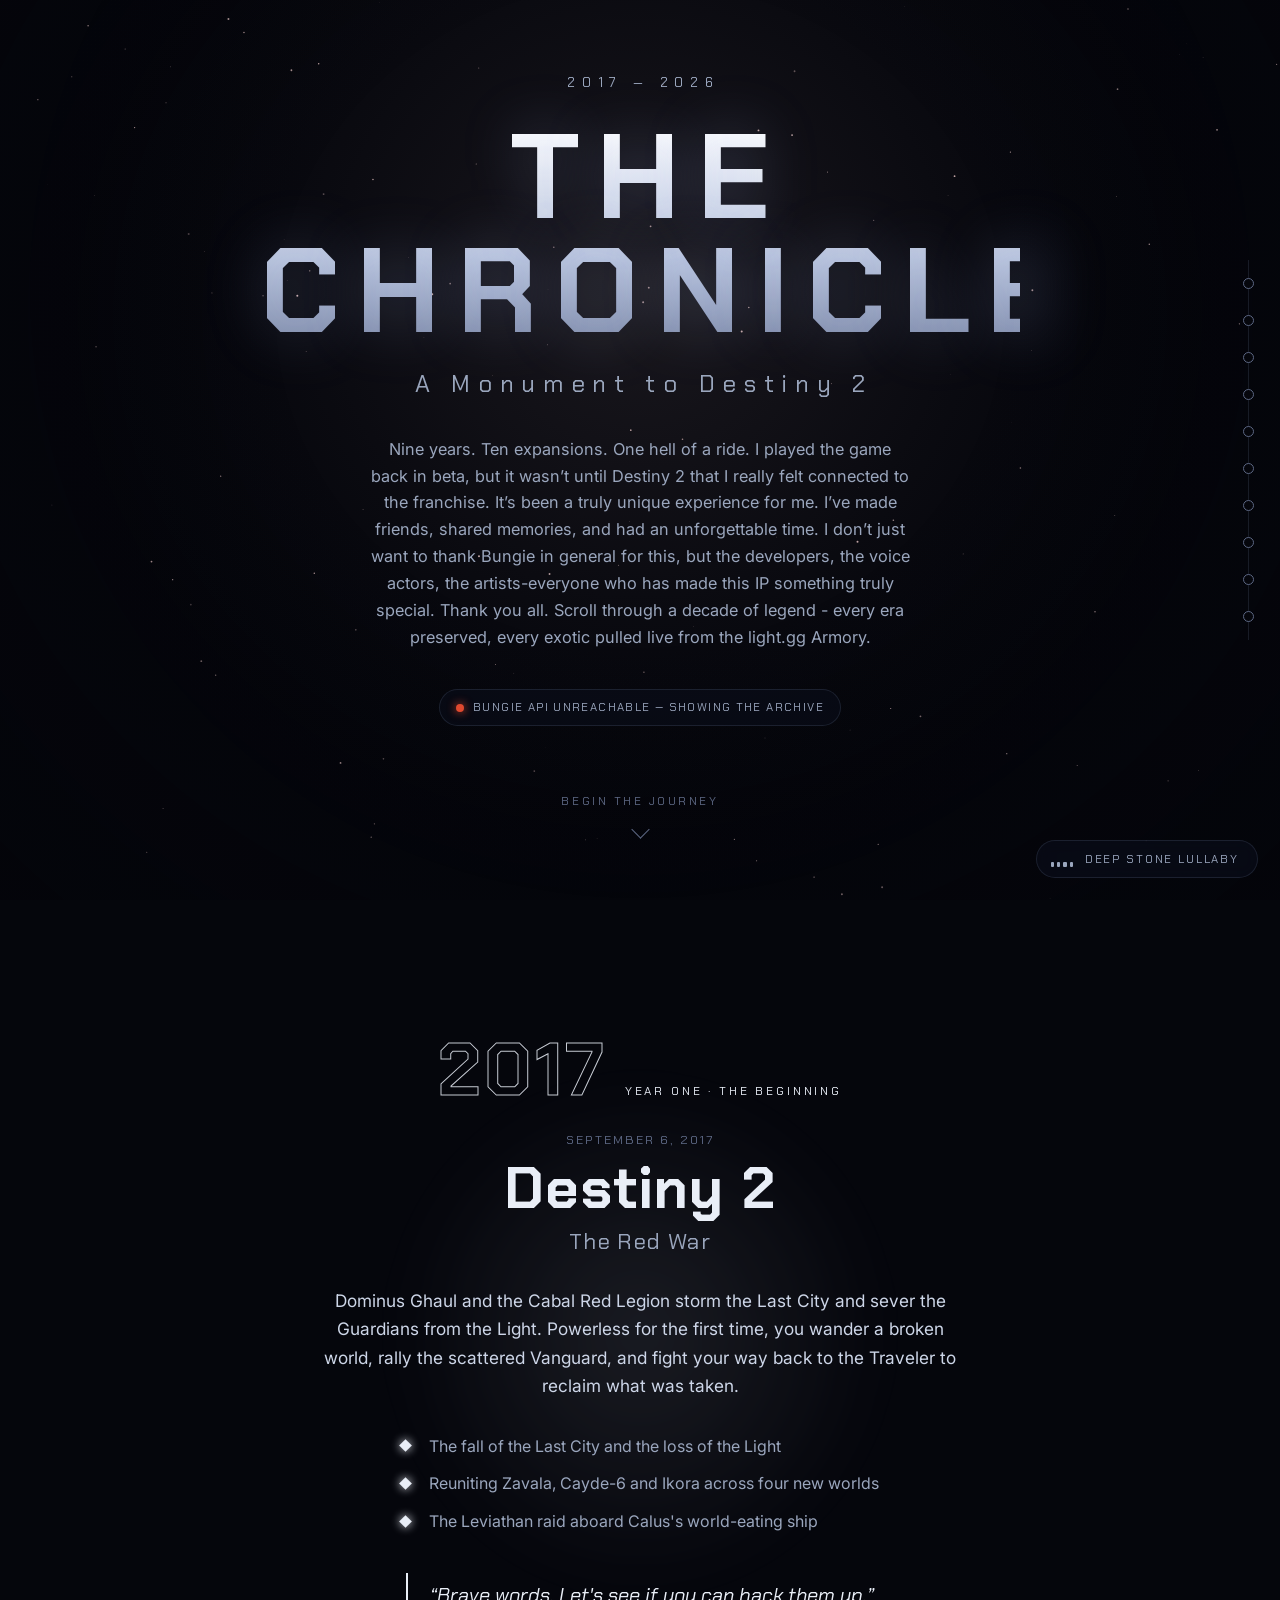
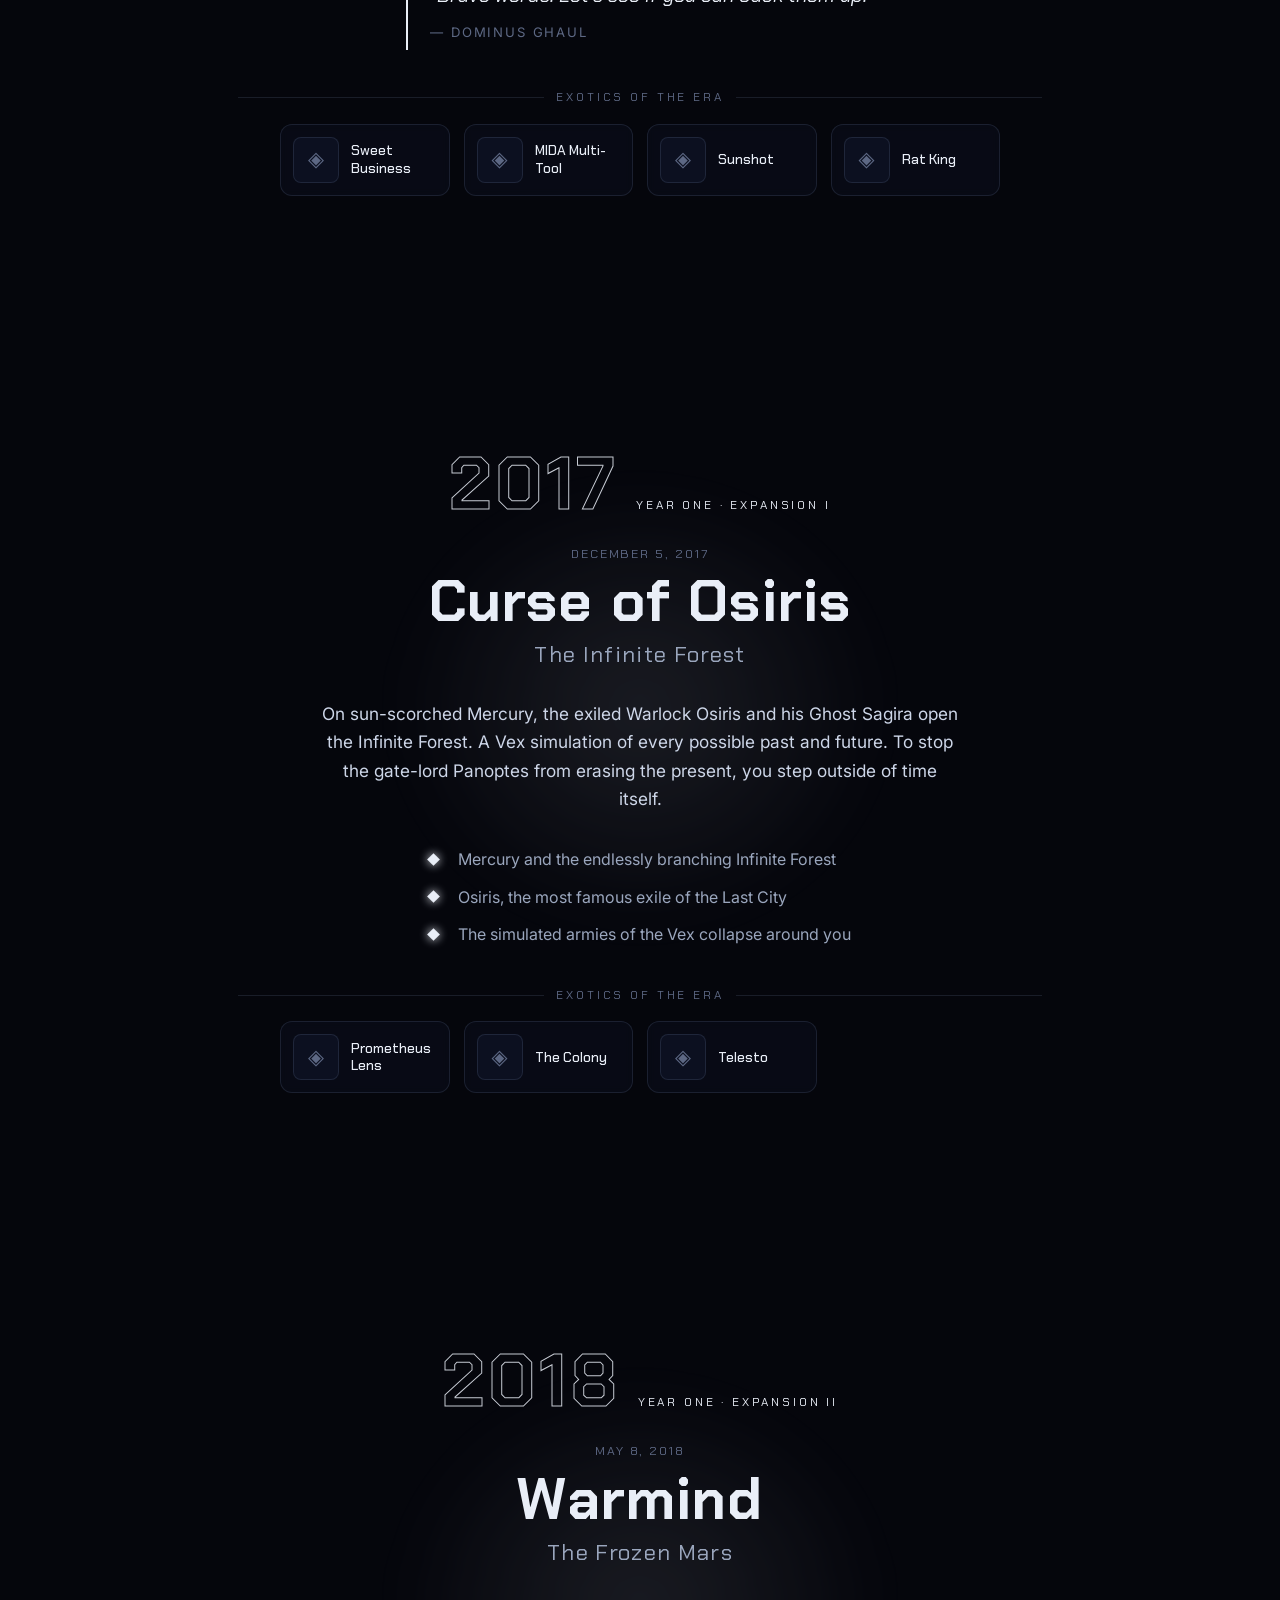
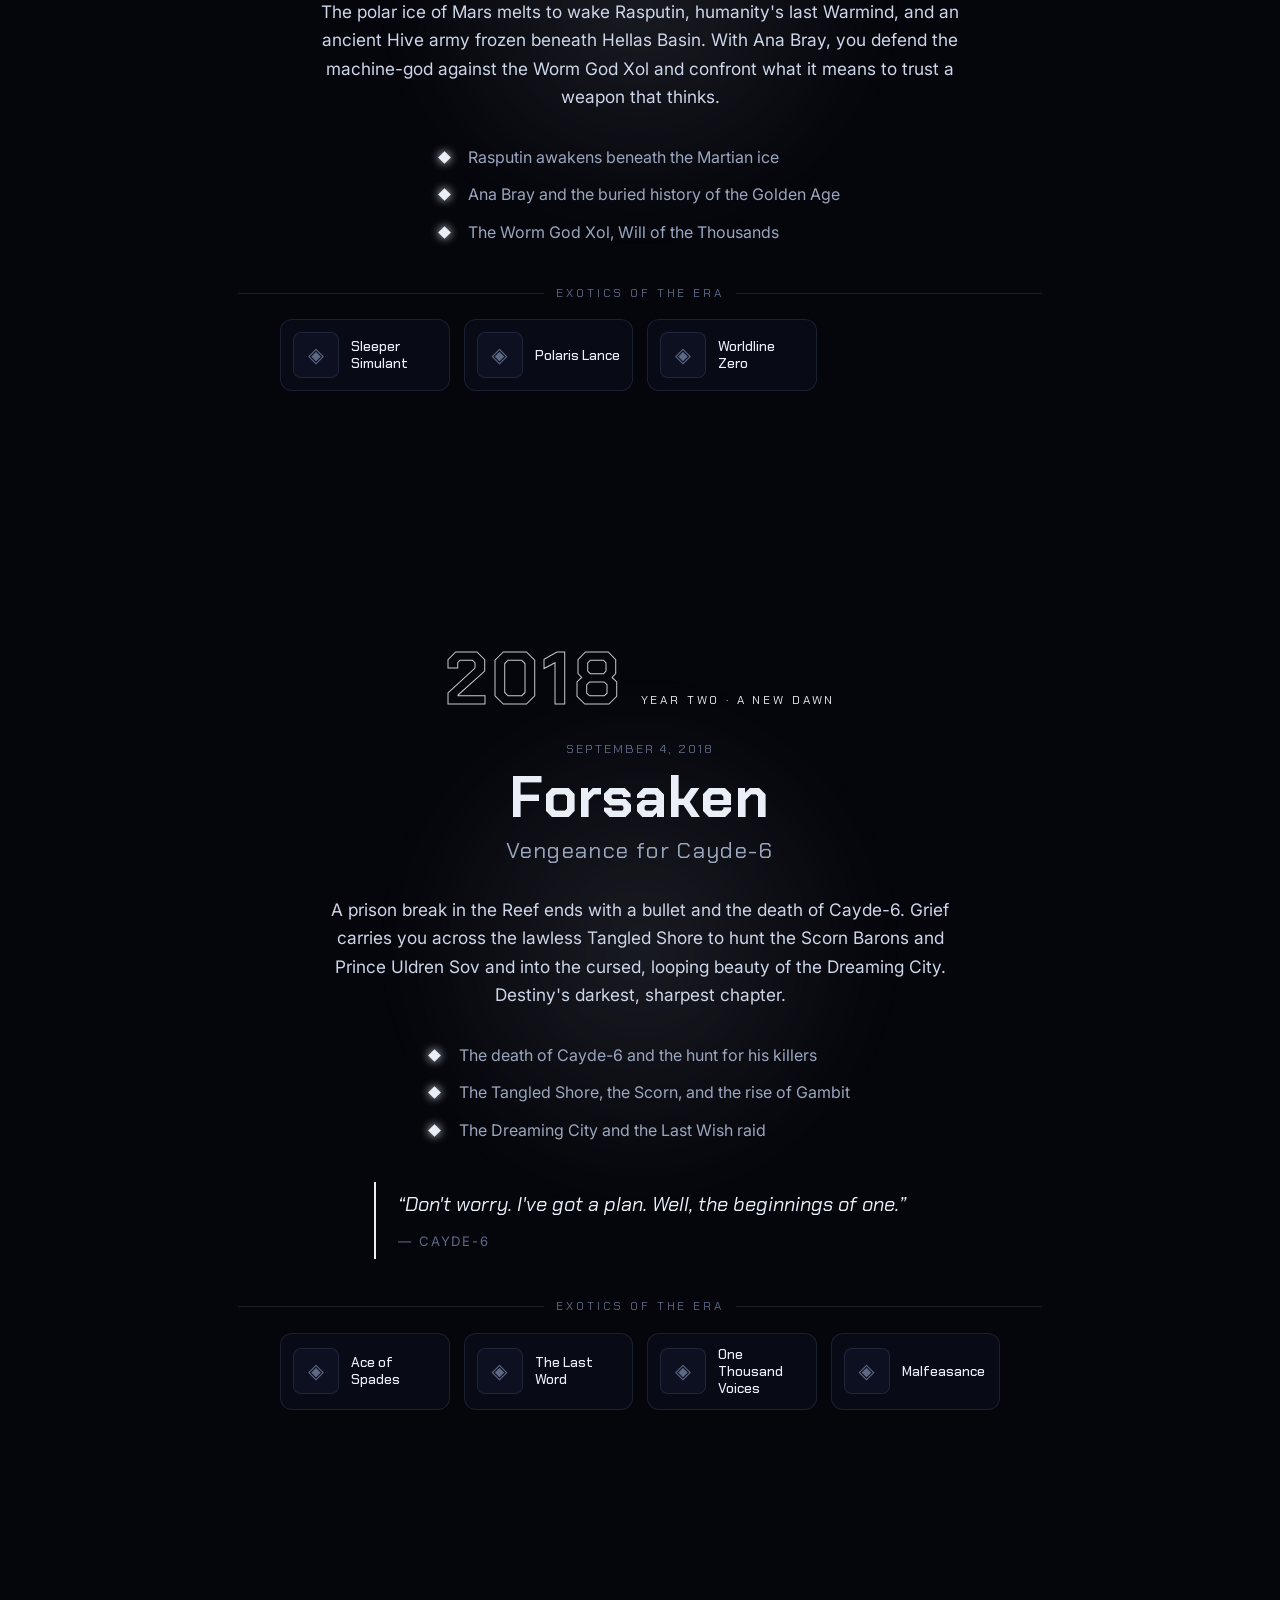
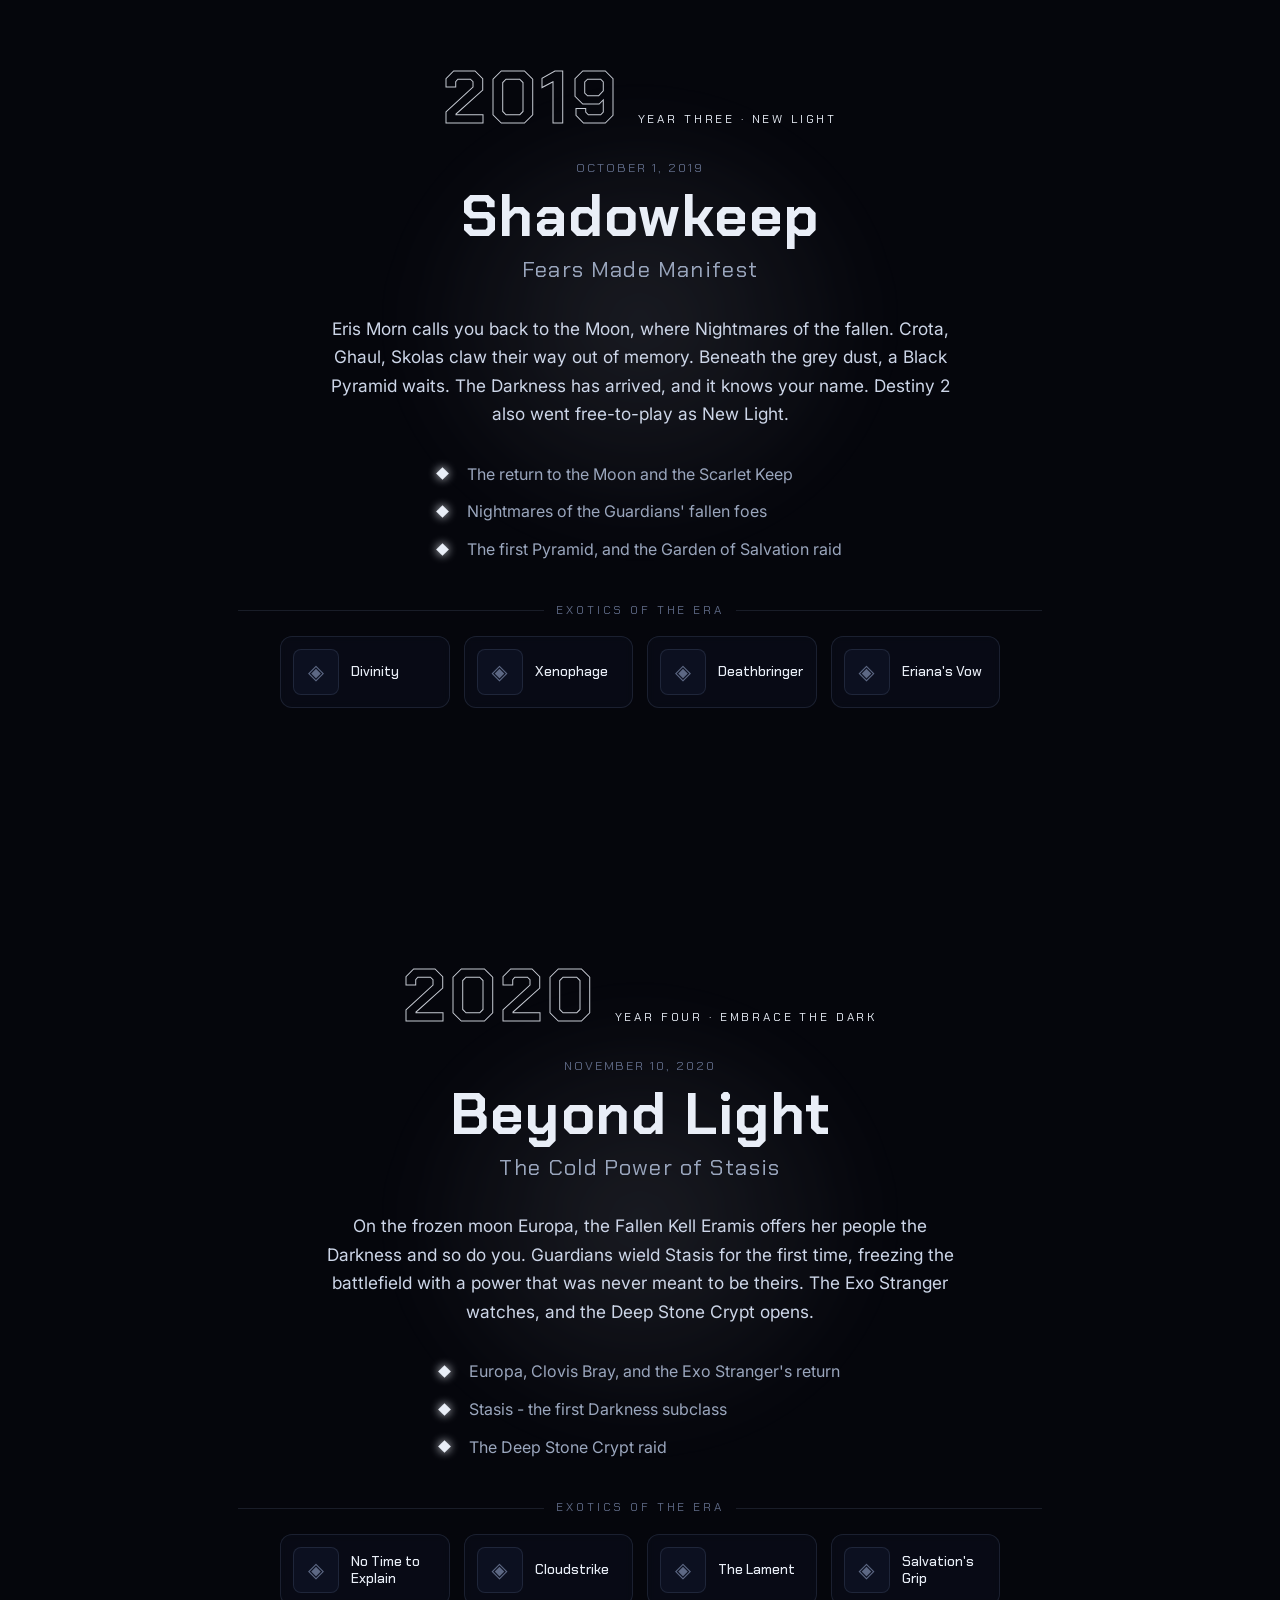
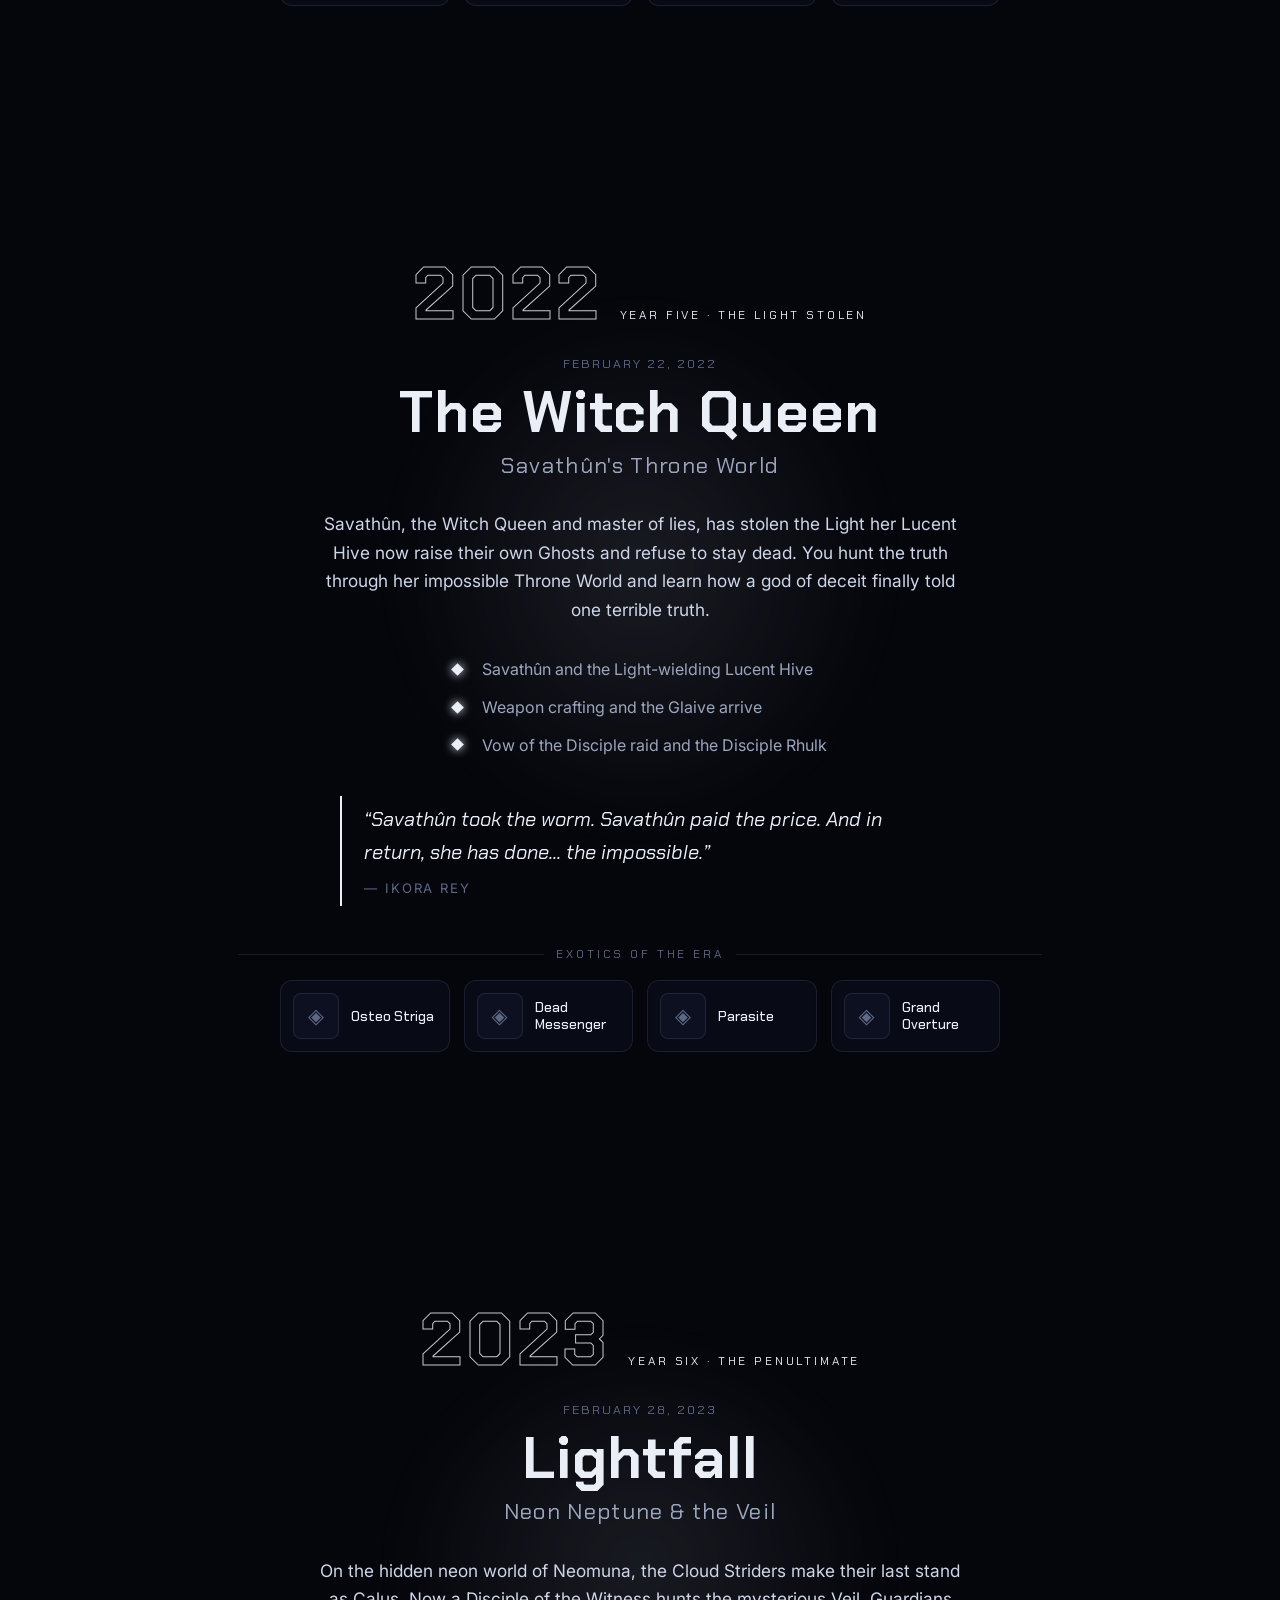
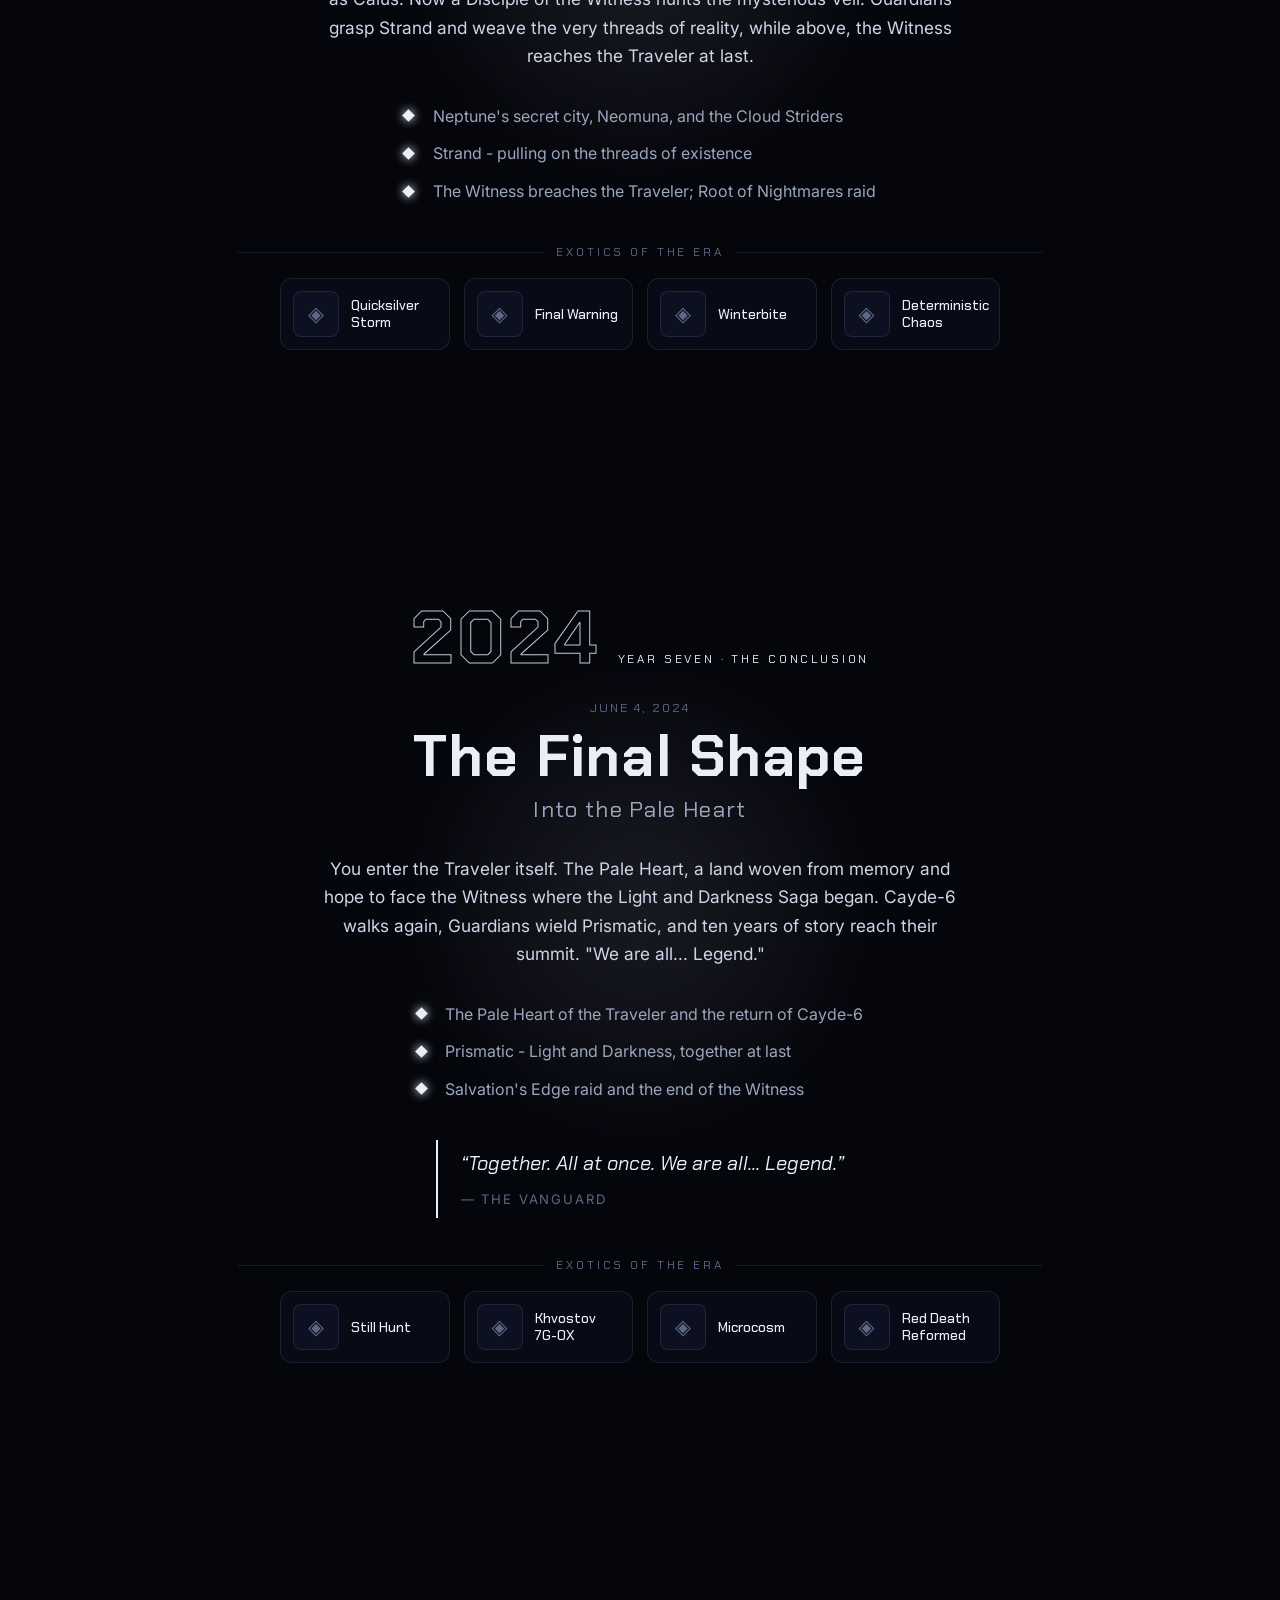
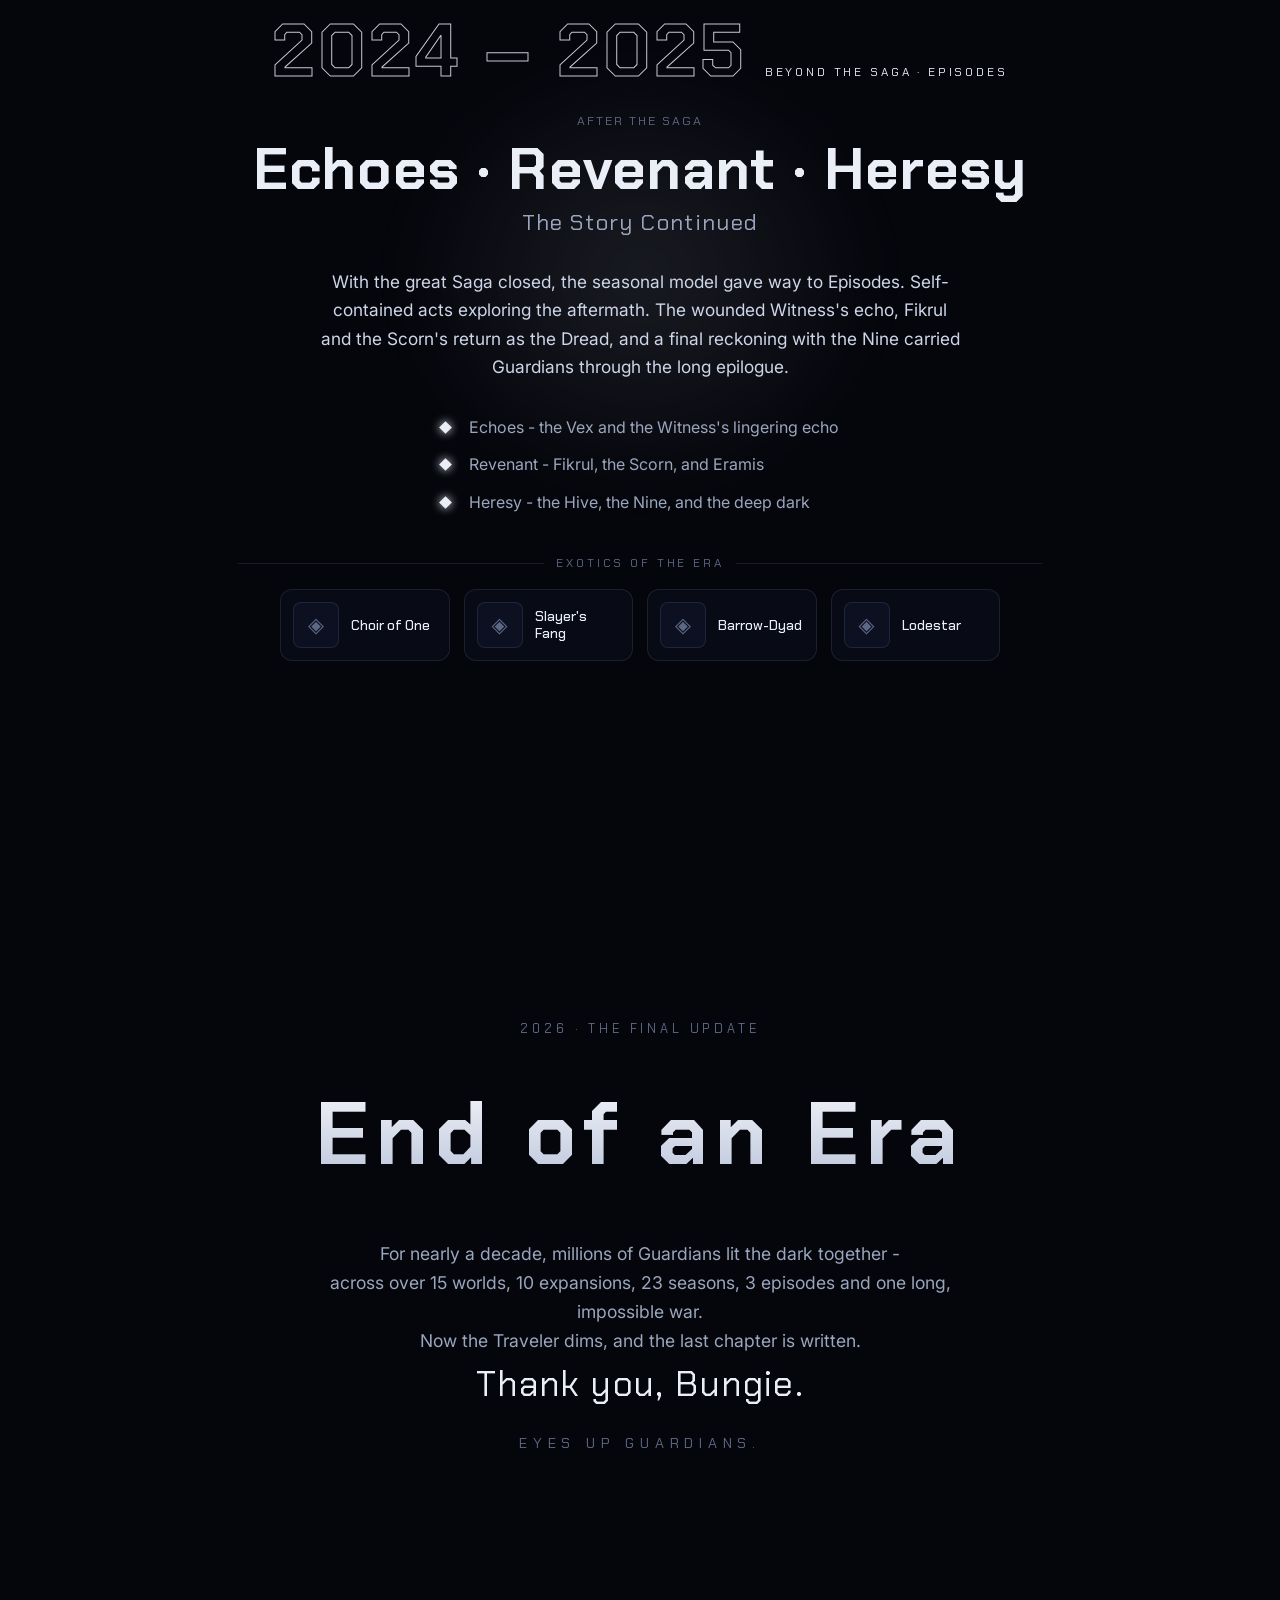
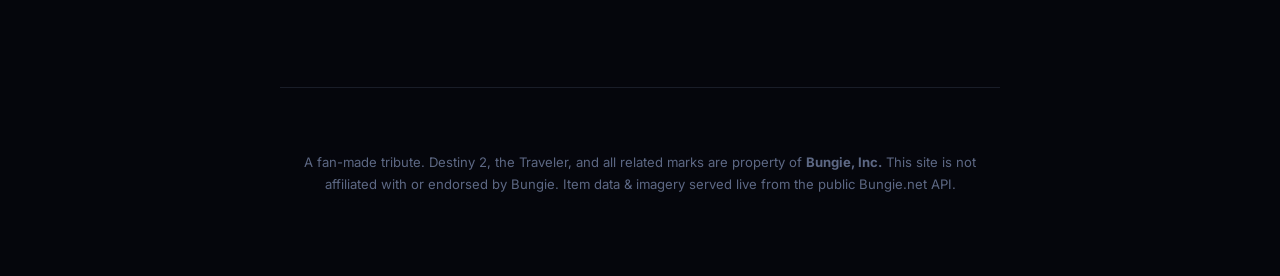
<file: index.html>
<!DOCTYPE html>
<html lang="en">
  <head>
    <meta charset="UTF-8" />
    <meta name="viewport" content="width=device-width, initial-scale=1.0" />
    <title>The Chronicle - A Monument to Destiny 2 (2017–2026)</title>
    <meta
      name="description"
      content="An interactive museum of Destiny 2 - every era from the Red War to the Final Shape, with live exotics from the Bungie Armory."
    />
    <meta name="theme-color" content="#05060c" />

    <!-- Open Graph / share preview -->
    <meta property="og:title" content="The Chronicle - A Monument to Destiny 2" />
    <meta
      property="og:description"
      content="2017–2026. Nine years. Ten expansions. One hell of a ride. An interactive memorial to Destiny 2."
    />
    <meta property="og:type" content="website" />

    <link rel="icon" href="data:image/svg+xml,%3Csvg xmlns='http://www.w3.org/2000/svg' viewBox='0 0 100 100'%3E%3Ccircle cx='50' cy='50' r='42' fill='none' stroke='%23e9eef7' stroke-width='4'/%3E%3Ccircle cx='50' cy='50' r='8' fill='%23e9eef7'/%3E%3C/svg%3E" />

    <!-- Fonts (graceful fallback to system fonts if offline) -->
    <link rel="preconnect" href="https://fonts.googleapis.com" />
    <link rel="preconnect" href="https://fonts.gstatic.com" crossorigin />
    <link
      href="https://fonts.googleapis.com/css2?family=Chakra+Petch:wght@400;500;600;700&family=Inter:wght@400;500;600&display=swap"
      rel="stylesheet"
    />

    <link rel="stylesheet" href="assets/css/styles.css" />
  </head>
  <body>
    <!-- Animated space backdrop -->
    <canvas id="starfield" aria-hidden="true"></canvas>
    <div class="vignette" aria-hidden="true"></div>

    <!-- Scroll progress bar -->
    <div class="scroll-progress" aria-hidden="true"><span id="scroll-progress-fill"></span></div>

    <!-- Vertical era rail (desktop) -->
    <nav class="rail" id="rail" aria-label="Timeline navigation"></nav>

    <!-- HERO -->
    <header class="hero" id="top">
      <div class="hero-inner">
        <p class="hero-span" id="hero-span">2017 - 2026</p>
        <h1 class="hero-title">THE CHRONICLE</h1>
        <p class="hero-subtitle">A Monument to Destiny 2</p>
        <p class="hero-blurb">
          Nine years. Ten expansions. One hell of a ride. I played the game back in beta, but it wasn’t until Destiny 2 that I really felt connected to the franchise. It’s been a truly unique experience for me. I’ve made friends, shared memories, and had an unforgettable time. I don’t just want to thank Bungie in general for this, but the developers, the voice actors, the artists-everyone who has made this IP something truly special. Thank you all. Scroll through a decade of
          legend - every era preserved, every exotic pulled live from the
          light.gg&nbsp;Armory.
        </p>
        <div class="manifest-badge" id="manifest-badge" hidden>
          <span class="dot"></span><span id="manifest-text">connecting to the Bungie API…</span>
        </div>
      </div>
      <a class="scroll-cue" href="#era-red-war" aria-label="Begin">
	      <p></p>
        <span>Begin the journey</span>
        <span class="chevron" aria-hidden="true"></span>
      </a>
    </header>

    <!-- Eras are injected here -->
    <main id="timeline"></main>

    <!-- Memorial close -->
    <section class="memorial" id="memorial"></section>

    <footer class="site-footer">
      <p>
        A fan-made tribute. Destiny&nbsp;2, the Traveler, and all related marks
        are property of <strong>Bungie, Inc.</strong> This site is not affiliated
        with or endorsed by Bungie. Item data &amp; imagery served live from the
        public Bungie.net&nbsp;API.
      </p>
    </footer>

    <!--"Deep Stone Lullaby soundtrack" -->
    <button
      class="audio-toggle"
      id="audio-toggle"
      aria-pressed="false"
      aria-label="Play the ambient soundtrack, Deep Stone Lullaby"
    >
      <span class="eq" aria-hidden="true"><i></i><i></i><i></i><i></i></span>
      <span class="audio-label" id="audio-label">Deep Stone Lullaby</span>
    </button>
    <audio id="ambient" loop preload="auto">
      <source src="assets/audio/deep-stone-lullaby.mp3" type="audio/mpeg" />
    </audio>

    <script src="assets/js/config.js"></script>
    <script src="assets/js/data.js"></script>
    <script src="assets/js/api.js"></script>
    <script src="assets/js/app.js"></script>
  </body>
</html>
</file>
<file: assets/css/styles.css>
/* ============================================================================
 *  THE CHRONICLE — Styles
 * ========================================================================== */

:root {
  --bg: #05060c;
  --bg-2: #090b16;
  --ink: #e9eef7;
  --ink-dim: #9aa6bd;
  --ink-faint: #5d6884;
  --line: rgba(150, 170, 210, 0.14);
  --accent: #e9eef7; /* updated per-era by JS */
  --accent-soft: rgba(233, 238, 247, 0.12);
  --maxw: 1100px;
  --ease: cubic-bezier(0.22, 1, 0.36, 1);
  --font-display: "Chakra Petch", "Segoe UI", system-ui, sans-serif;
  --font-body: "Inter", "Segoe UI", system-ui, sans-serif;
}

* {
  box-sizing: border-box;
  margin: 0;
  padding: 0;
}

html {
  scroll-behavior: smooth;
}

body {
  background: radial-gradient(1200px 800px at 50% -10%, #11142a 0%, var(--bg) 55%);
  color: var(--ink);
  font-family: var(--font-body);
  line-height: 1.65;
  -webkit-font-smoothing: antialiased;
  overflow-x: hidden;
}

/* ---- Backdrop ----------------------------------------------------------- */
#starfield {
  position: fixed;
  inset: 0;
  width: 100%;
  height: 100%;
  z-index: -2;
  display: block;
}

.vignette {
  position: fixed;
  inset: 0;
  z-index: -1;
  pointer-events: none;
  background: radial-gradient(
    ellipse at 50% 35%,
    transparent 40%,
    rgba(3, 4, 9, 0.55) 100%
  );
}

/* ---- Scroll progress ---------------------------------------------------- */
.scroll-progress {
  position: fixed;
  top: 0;
  left: 0;
  right: 0;
  height: 3px;
  z-index: 50;
  background: transparent;
}
.scroll-progress span {
  display: block;
  height: 100%;
  width: 0%;
  background: linear-gradient(90deg, transparent, var(--accent));
  box-shadow: 0 0 14px var(--accent);
  transition: width 0.1s linear, background 0.6s var(--ease);
}

/* ---- Era rail ----------------------------------------------------------- */
.rail {
  position: fixed;
  right: 26px;
  top: 50%;
  transform: translateY(-50%);
  z-index: 40;
  display: flex;
  flex-direction: column;
  gap: 18px;
  padding: 14px 0;
}
.rail::before {
  content: "";
  position: absolute;
  right: 5px;
  top: 0;
  bottom: 0;
  width: 1px;
  background: var(--line);
}
.rail a {
  position: relative;
  display: flex;
  flex-direction: row-reverse;
  align-items: center;
  gap: 12px;
  text-align: right;
  color: var(--ink-faint);
  text-decoration: none;
  font-family: var(--font-display);
  font-size: 0.72rem;
  letter-spacing: 0.08em;
  text-transform: uppercase;
  transition: color 0.4s var(--ease);
}
.rail a .rail-dot {
  width: 11px;
  height: 11px;
  border-radius: 50%;
  border: 1px solid var(--ink-faint);
  background: var(--bg);
  flex: none;
  transition: all 0.4s var(--ease);
}
.rail a .rail-label {
  opacity: 0;
  transform: translateX(6px);
  transition: all 0.4s var(--ease);
  white-space: nowrap;
}
.rail a:hover .rail-label,
.rail a.active .rail-label {
  opacity: 1;
  transform: translateX(0);
}
.rail a:hover,
.rail a.active {
  color: var(--ink);
}
.rail a.active .rail-dot {
  border-color: var(--accent);
  background: var(--accent);
  box-shadow: 0 0 0 4px var(--accent-soft), 0 0 18px var(--accent);
  transform: scale(1.15);
}

/* ---- Hero --------------------------------------------------------------- */
.hero {
  min-height: 100vh;
  display: flex;
  flex-direction: column;
  align-items: center;
  justify-content: center;
  text-align: center;
  padding: 8vh 24px;
  position: relative;
}
.hero-inner {
  max-width: 760px;
  animation: rise 1.4s var(--ease) both;
}
.hero-span {
  font-family: var(--font-display);
  letter-spacing: 0.5em;
  font-size: 0.85rem;
  color: var(--ink-dim);
  text-indent: 0.5em;
  margin-bottom: 1.6rem;
}
.hero-title {
  font-family: var(--font-display);
  font-weight: 700;
  font-size: clamp(2.8rem, 11vw, 7.5rem);
  letter-spacing: 0.14em;
  line-height: 0.95;
  text-indent: 0.14em;
  background: linear-gradient(180deg, #ffffff 0%, #b9c4dc 60%, #7e8aa8 100%);
  -webkit-background-clip: text;
  background-clip: text;
  color: transparent;
  text-shadow: 0 0 60px rgba(180, 200, 255, 0.25);
}
.hero-subtitle {
  font-family: var(--font-display);
  font-weight: 400;
  font-size: clamp(1rem, 3vw, 1.5rem);
  letter-spacing: 0.32em;
  text-indent: 0.32em;
  color: var(--ink-dim);
  margin-top: 1rem;
}
.hero-blurb {
  max-width: 540px;
  margin: 2rem auto 0;
  color: var(--ink-dim);
  font-size: 1.02rem;
}
.manifest-badge {
  display: inline-flex;
  align-items: center;
  gap: 9px;
  margin-top: 2.4rem;
  padding: 8px 16px;
  border: 1px solid var(--line);
  border-radius: 999px;
  font-family: var(--font-display);
  font-size: 0.72rem;
  letter-spacing: 0.12em;
  text-transform: uppercase;
  color: var(--ink-dim);
  background: rgba(10, 14, 28, 0.5);
  backdrop-filter: blur(6px);
}
.manifest-badge .dot {
  width: 8px;
  height: 8px;
  border-radius: 50%;
  background: #46d39a;
  box-shadow: 0 0 10px #46d39a;
  animation: pulse 2s ease-in-out infinite;
}

.scroll-cue {
  margin-top: clamp(2.5rem, 6vh, 4.5rem);
  display: flex;
  flex-direction: column;
  align-items: center;
  gap: 12px;
  color: var(--ink-faint);
  text-decoration: none;
  font-family: var(--font-display);
  font-size: 0.72rem;
  letter-spacing: 0.22em;
  text-transform: uppercase;
  animation: rise 1.6s 0.6s var(--ease) both, float 2.6s 1.6s ease-in-out infinite;
}
.scroll-cue:hover {
  color: var(--ink);
}
.scroll-cue .chevron {
  width: 13px;
  height: 13px;
  border-right: 1.5px solid currentColor;
  border-bottom: 1.5px solid currentColor;
  transform: rotate(45deg);
}

/* ---- Era sections ------------------------------------------------------- */
.era {
  max-width: 860px;
  margin: 0 auto;
  padding: 14vh 28px;
  position: relative;
  text-align: center;
}
.era-marker {
  display: flex;
  align-items: baseline;
  justify-content: center;
  gap: 18px;
  margin-bottom: 1.4rem;
}
.era-year {
  font-family: var(--font-display);
  font-weight: 700;
  font-size: clamp(2.4rem, 7vw, 4.6rem);
  letter-spacing: 0.04em;
  line-height: 1;
  color: transparent;
  -webkit-text-stroke: 1px var(--accent);
  opacity: 0.85;
}
.era-kicker {
  font-family: var(--font-display);
  font-size: 0.74rem;
  letter-spacing: 0.24em;
  text-transform: uppercase;
  color: var(--accent);
}
.era-title {
  font-family: var(--font-display);
  font-weight: 700;
  font-size: clamp(2rem, 6vw, 3.6rem);
  letter-spacing: 0.02em;
  line-height: 1.05;
  margin-bottom: 0.3rem;
}
.era-subtitle {
  font-family: var(--font-display);
  font-weight: 400;
  font-size: clamp(1rem, 2.6vw, 1.4rem);
  letter-spacing: 0.06em;
  color: var(--ink-dim);
  margin-bottom: 1.6rem;
}
.era-date {
  font-family: var(--font-display);
  font-size: 0.78rem;
  letter-spacing: 0.16em;
  text-transform: uppercase;
  color: var(--ink-faint);
  margin-bottom: 0.5rem;
}
.era-summary {
  max-width: 640px;
  font-size: 1.08rem;
  color: #cdd6e8;
  margin: 0 auto 2rem;
}
.era-highlights {
  list-style: none;
  display: grid;
  gap: 0.7rem;
  width: fit-content;
  max-width: 640px;
  margin: 0 auto 2.4rem;
  text-align: left;
}
.era-highlights li {
  position: relative;
  padding-left: 1.8rem;
  color: var(--ink-dim);
}
.era-highlights li::before {
  content: "";
  position: absolute;
  left: 0;
  top: 0.55em;
  width: 9px;
  height: 9px;
  transform: rotate(45deg);
  background: var(--accent);
  box-shadow: 0 0 10px var(--accent);
}
.era-quote {
  border-left: 2px solid var(--accent);
  padding: 0.4rem 0 0.4rem 1.4rem;
  margin: 0 auto 2.4rem;
  max-width: 600px;
  width: fit-content;
  text-align: left;
}
.era-quote p {
  font-family: var(--font-display);
  font-size: 1.25rem;
  font-style: italic;
  color: var(--ink);
}
.era-quote cite {
  display: block;
  margin-top: 0.6rem;
  font-style: normal;
  font-size: 0.82rem;
  letter-spacing: 0.14em;
  text-transform: uppercase;
  color: var(--ink-faint);
}

/* Glow plate behind each era */
.era::before {
  content: "";
  position: absolute;
  top: 8vh;
  left: 50%;
  transform: translateX(-50%);
  width: 80%;
  height: 70%;
  background: radial-gradient(
    closest-side,
    var(--accent-soft),
    transparent 75%
  );
  filter: blur(30px);
  opacity: 0.7;
  z-index: -1;
  pointer-events: none;
}

/* ---- Artifacts grid ----------------------------------------------------- */
.artifacts-head {
  font-family: var(--font-display);
  font-size: 0.74rem;
  letter-spacing: 0.24em;
  text-transform: uppercase;
  color: var(--ink-faint);
  margin-bottom: 1rem;
  display: flex;
  align-items: center;
  gap: 12px;
}
.artifacts-head::before,
.artifacts-head::after {
  content: "";
  flex: 1;
  height: 1px;
  background: var(--line);
}
.artifacts {
  display: grid;
  grid-template-columns: repeat(auto-fill, minmax(140px, 1fr));
  gap: 14px;
  max-width: 720px;
  margin: 0 auto;
  justify-content: center;
}
.artifact {
  position: relative;
  display: flex;
  align-items: center;
  gap: 12px;
  padding: 12px;
  border: 1px solid var(--line);
  border-radius: 12px;
  background: rgba(12, 16, 30, 0.55);
  backdrop-filter: blur(4px);
  cursor: pointer;
  text-align: left;
  color: inherit;
  text-decoration: none;
  font: inherit;
  transition: transform 0.4s var(--ease), border-color 0.4s var(--ease),
    box-shadow 0.4s var(--ease), background 0.4s var(--ease);
}
.artifact:hover {
  transform: translateY(-3px);
  border-color: var(--accent);
  background: rgba(18, 24, 44, 0.7);
  box-shadow: 0 10px 30px rgba(0, 0, 0, 0.4), 0 0 0 1px var(--accent-soft);
}
.artifact-icon {
  width: 46px;
  height: 46px;
  border-radius: 8px;
  flex: none;
  object-fit: cover;
  background: #0c1020;
  border: 1px solid var(--line);
}
.artifact-icon.placeholder {
  display: grid;
  place-items: center;
  color: var(--ink-faint);
  font-size: 1.3rem;
}
.artifact-name {
  font-family: var(--font-display);
  font-size: 0.86rem;
  font-weight: 500;
  line-height: 1.25;
}
.artifact.skeleton {
  pointer-events: none;
}
.artifact.skeleton .artifact-icon,
.artifact.skeleton .artifact-name {
  background: linear-gradient(
    90deg,
    rgba(255, 255, 255, 0.04),
    rgba(255, 255, 255, 0.1),
    rgba(255, 255, 255, 0.04)
  );
  background-size: 200% 100%;
  animation: shimmer 1.4s infinite;
  color: transparent;
  border-radius: 6px;
}
.artifact.skeleton .artifact-name {
  height: 0.9em;
  width: 80px;
}
.artifacts-note {
  margin-top: 1rem;
  font-size: 0.86rem;
  color: var(--ink-faint);
}

/* ---- Reveal animation --------------------------------------------------- */
.reveal {
  opacity: 0;
  transform: translateY(34px);
  transition: opacity 0.9s var(--ease), transform 0.9s var(--ease);
}
.reveal.in {
  opacity: 1;
  transform: none;
}

/* ---- Memorial ----------------------------------------------------------- */
.memorial {
  min-height: 100vh;
  display: flex;
  flex-direction: column;
  align-items: center;
  justify-content: center;
  text-align: center;
  padding: 16vh 24px;
  position: relative;
}
.memorial .mem-kicker {
  font-family: var(--font-display);
  letter-spacing: 0.3em;
  text-transform: uppercase;
  font-size: 0.8rem;
  color: var(--ink-faint);
  margin-bottom: 1.4rem;
}
.memorial .mem-title {
  font-family: var(--font-display);
  font-weight: 700;
  font-size: clamp(2.4rem, 9vw, 5.5rem);
  letter-spacing: 0.08em;
  background: linear-gradient(180deg, #fff, #aeb9d4);
  -webkit-background-clip: text;
  background-clip: text;
  color: transparent;
  margin-bottom: 2rem;
}
.memorial .mem-lines p {
  color: var(--ink-dim);
  font-size: 1.1rem;
  max-width: 640px;
  margin: 0 auto;
}
.mem-stats {
  display: flex;
  gap: clamp(2rem, 8vw, 5rem);
  margin: 3.4rem 0;
}
.mem-stat .v {
  font-family: var(--font-display);
  font-weight: 700;
  font-size: clamp(2.4rem, 7vw, 4rem);
  line-height: 1;
  background: linear-gradient(180deg, #fff, #8b97b6);
  -webkit-background-clip: text;
  background-clip: text;
  color: transparent;
}
.mem-stat .l {
  font-family: var(--font-display);
  font-size: 0.72rem;
  letter-spacing: 0.2em;
  text-transform: uppercase;
  color: var(--ink-faint);
  margin-top: 0.6rem;
}
.mem-farewell {
  font-family: var(--font-display);
  font-size: clamp(1.4rem, 4vw, 2.2rem);
  letter-spacing: 0.04em;
  color: var(--ink);
}
.mem-signoff {
  font-family: var(--font-display);
  letter-spacing: 0.4em;
  text-transform: uppercase;
  color: var(--ink-faint);
  margin-top: 1.2rem;
  font-size: 0.9rem;
}

/* ---- Footer ------------------------------------------------------------- */
.site-footer {
  text-align: center;
  padding: 4rem 24px 5rem;
  border-top: 1px solid var(--line);
  max-width: 720px;
  margin: 0 auto;
}
.site-footer p {
  color: var(--ink-faint);
  font-size: 0.82rem;
}
.footer-sign {
  margin-top: 1.2rem;
  font-family: var(--font-display);
  letter-spacing: 0.3em;
  text-transform: uppercase;
  color: var(--ink-dim);
}

/* ---- Artifact external-link cue ---------------------------------------- */
.artifact-ext {
  position: absolute;
  top: 8px;
  right: 10px;
  font-size: 0.8rem;
  color: var(--ink-faint);
  opacity: 0;
  transform: translateY(2px);
  transition: all 0.3s var(--ease);
}
.artifact:hover .artifact-ext,
.artifact:focus-visible .artifact-ext {
  opacity: 1;
  transform: none;
  color: var(--accent);
}

/* ---- Ambient audio control --------------------------------------------- */
.audio-toggle {
  position: fixed;
  right: 22px;
  bottom: 22px;
  z-index: 60;
  display: inline-flex;
  align-items: center;
  gap: 12px;
  padding: 10px 18px 10px 14px;
  border: 1px solid var(--line);
  border-radius: 999px;
  background: rgba(10, 14, 28, 0.6);
  backdrop-filter: blur(8px);
  color: var(--ink-dim);
  font-family: var(--font-display);
  font-size: 0.72rem;
  letter-spacing: 0.16em;
  text-transform: uppercase;
  cursor: pointer;
  transition: color 0.4s var(--ease), border-color 0.4s var(--ease),
    box-shadow 0.4s var(--ease);
}
.audio-toggle:hover {
  color: var(--ink);
  border-color: var(--accent);
  box-shadow: 0 0 0 1px var(--accent-soft), 0 8px 30px rgba(0, 0, 0, 0.4);
}
.audio-toggle.playing {
  color: var(--ink);
  border-color: var(--accent);
}
.audio-toggle.unavailable {
  opacity: 0.7;
  cursor: help;
}

/* Equalizer bars */
.eq {
  display: inline-flex;
  align-items: flex-end;
  gap: 3px;
  height: 16px;
  width: 22px;
}
.eq i {
  flex: 1;
  height: 30%;
  background: currentColor;
  border-radius: 1px;
}
.audio-toggle.playing .eq i {
  animation: eq 0.9s ease-in-out infinite;
}
.audio-toggle.playing .eq i:nth-child(2) {
  animation-delay: 0.2s;
}
.audio-toggle.playing .eq i:nth-child(3) {
  animation-delay: 0.45s;
}
.audio-toggle.playing .eq i:nth-child(4) {
  animation-delay: 0.15s;
}
.audio-toggle.unavailable .eq {
  opacity: 0.5;
}

@keyframes eq {
  0%,
  100% {
    height: 25%;
  }
  50% {
    height: 100%;
  }
}

@media (max-width: 560px) {
  .audio-label {
    display: none;
  }
  .audio-toggle {
    padding: 12px;
    gap: 0;
  }
}

/* ---- Animations --------------------------------------------------------- */
@keyframes rise {
  from {
    opacity: 0;
    transform: translateY(26px);
  }
}
@keyframes float {
  50% {
    transform: translateY(8px);
  }
}
@keyframes pulse {
  50% {
    opacity: 0.4;
  }
}
@keyframes shimmer {
  to {
    background-position: -200% 0;
  }
}
@keyframes fade {
  from {
    opacity: 0;
  }
}
@keyframes pop {
  from {
    opacity: 0;
    transform: scale(0.96) translateY(10px);
  }
}

/* ---- Responsive --------------------------------------------------------- */
@media (max-width: 860px) {
  .rail {
    display: none;
  }
}
@media (max-width: 560px) {
  .era {
    padding: 12vh 20px;
  }
  .mem-stats {
    gap: 2rem;
  }
}

/* ---- Reduced motion ----------------------------------------------------- */
@media (prefers-reduced-motion: reduce) {
  html {
    scroll-behavior: auto;
  }
  *,
  .reveal {
    animation: none !important;
    transition: none !important;
  }
  .reveal {
    opacity: 1;
    transform: none;
  }
}
</file>
